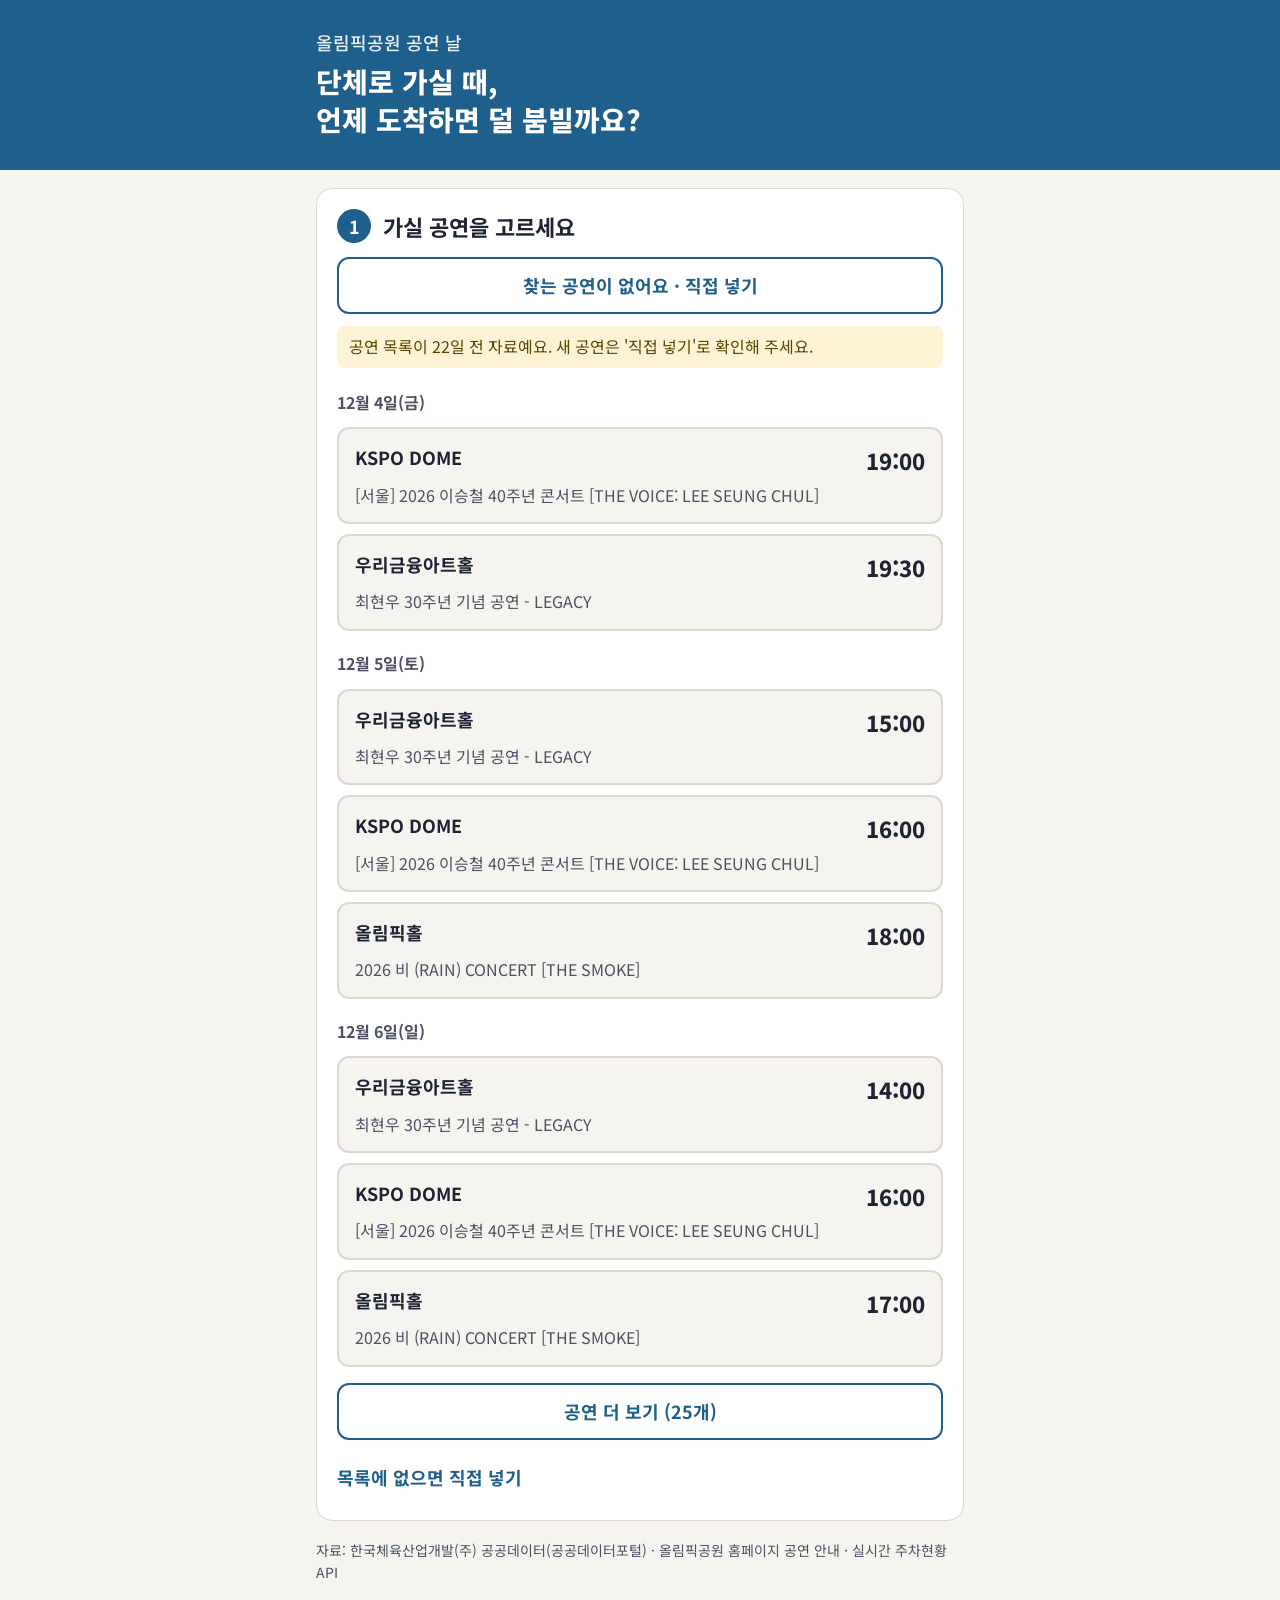
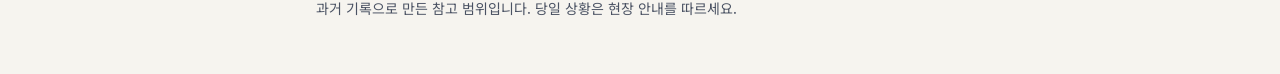
<file: index.html>
<!doctype html>
<html lang="ko">
<head>
<meta charset="utf-8">
<meta name="viewport" content="width=device-width, initial-scale=1">
<title>공연 날 도착 길잡이</title>
<meta name="description" content="올림픽공원 공연 날 단체 관람객이 언제 도착하면 덜 붐비는지 공공데이터로 알려 드립니다.">
<link rel="preconnect" href="https://fonts.googleapis.com">
<link rel="preconnect" href="https://fonts.gstatic.com" crossorigin>
<link href="https://fonts.googleapis.com/css2?family=Noto+Sans+KR:wght@400;500;700;800&display=swap" rel="stylesheet">
<link rel="stylesheet" href="style.css">
</head>
<body>
<header class="top">
  <div class="wrap">
    <p class="eyebrow">올림픽공원 공연 날</p>
    <h1>단체로 가실 때,<br>언제 도착하면 덜 붐빌까요?</h1>
  </div>
</header>

<main class="wrap">
  <!-- 1. 공연 고르기 -->
  <section id="step-pick" class="card">
    <h2><span class="num">1</span> 가실 공연을 고르세요</h2>
    <button class="btn ghost find" id="to-manual" type="button">찾는 공연이 없어요 · 직접 넣기</button>
    <div id="event-list" class="event-list" role="list"></div>
    <details class="manual" id="manual">
      <summary>목록에 없으면 직접 넣기</summary>
      <div class="manual-grid">
        <label>날짜<input type="date" id="m-date"></label>
        <label>공연장
          <select id="m-venue">
            <option>KSPO DOME</option><option>올림픽홀</option><option>핸드볼경기장</option>
            <option>우리금융아트홀</option><option>K-아트홀</option>
          </select>
        </label>
        <label>시작 시각<input type="time" id="m-time" value="18:00" step="600"></label>
        <button class="btn" id="m-go" type="button">이 공연으로 보기</button>
      </div>
    </details>
  </section>

  <!-- 2. 일행 -->
  <section id="step-group" class="card" hidden>
    <h2><span class="num">2</span> 어떻게 오시나요?</h2>
    <p class="chosen" id="chosen"></p>
    <div class="choice" role="radiogroup" aria-label="오는 방법">
      <button type="button" class="opt" data-mode="bus" aria-pressed="true">단체버스</button>
      <button type="button" class="opt" data-mode="car" aria-pressed="false">자가용</button>
      <button type="button" class="opt" data-mode="transit" aria-pressed="false">지하철·버스</button>
    </div>
    <h3>가장 일찍 도착할 수 있는 때는요?</h3>
    <div class="choice four" role="radiogroup" aria-label="가장 일찍 올 수 있는 때">
      <button type="button" class="opt" data-limit="90" aria-pressed="false">공연 1시간 30분 전</button>
      <button type="button" class="opt" data-limit="120" aria-pressed="false">공연 2시간 전</button>
      <button type="button" class="opt" data-limit="150" aria-pressed="true">공연 2시간 30분 전</button>
      <button type="button" class="opt" data-limit="180" aria-pressed="false">공연 3시간 전</button>
    </div>
    <p class="sub">과거 공연 날에는 늦게 올수록 차가 더 몰렸어요. 그래서 고르신 때부터 30분을 권하고, 늦출 때마다 얼마나 더 몰렸는지 보여 드려요.</p>
    <label class="check"><input type="checkbox" id="slow"> 걸음이 느린 분이 계세요 (이동 여유 20분 더)</label>
    <button class="btn big" id="show" type="button">도착 시간 보기</button>
  </section>

  <!-- 3. 결과 -->
  <section id="step-result" hidden>
    <div class="card result-main">
      <p class="label" id="r-label">첫 도착 비교안</p>
      <p class="time-big" id="r-window"></p>
      <p class="key" id="r-key"></p>
      <div class="quick" id="r-quick"></div>
      <p class="sub" id="r-why"></p>
      <p class="sub later" id="r-later"></p>
      <p class="notice small" id="r-multi" hidden></p>
      <div class="avoid" id="avoid-box">
        <p class="label">과거 공연 날 가장 몰린 30분</p>
        <p class="time-mid" id="r-avoid"></p>
        <p class="sub" id="r-avoid-why"></p>
      </div>
      <button class="btn" id="copy" type="button">단체방에 보낼 글 복사</button>
      <p class="copied" id="copied" role="status" aria-live="polite"></p>
    </div>

    <div class="card">
      <h2>시간대별 차량 유입 (과거 공연 날)</h2>
      <p class="sub" id="chart-note"></p>
      <div id="chart" class="chart"></div>
      <p class="legend"><span class="sw calm"></span>적음 <span class="sw mid"></span>보통 <span class="sw busy"></span>많음 <span class="sw rng"></span>공연일 가운데 절반 범위</p>
      <p class="legend">% = 각 공연 날 가장 몰린 30분 대비 · 대기 시간이 아니에요 · 막대를 누르면 그 30분으로 바꿔 볼 수 있어요</p>
    </div>

    <details class="card livebox">
      <summary><h2>기관 실시간 주차 숫자 (뜻 확인 중)</h2></summary>
      <p class="live" id="live-num">불러오는 중</p>
      <p class="sub" id="live-note"></p>
      <button class="btn ghost" id="live-refresh" type="button">다시 불러오기</button>
    </details>

    <div class="card">
      <h2>주차·교통 안내</h2>
      <ul class="info" id="info"></ul>
      <p class="notice" id="notice"></p>
    </div>

    <div class="card basis">
      <h2>이 안내의 근거</h2>
      <div id="basis"></div>
    </div>
    <button class="btn ghost" id="again" type="button">다른 공연 고르기</button>
  </section>
</main>

<footer class="wrap foot">
  <p>자료: 한국체육산업개발(주) 공공데이터(공공데이터포털) · 올림픽공원 홈페이지 공연 안내 · 실시간 주차현황 API</p>
  <p>과거 기록으로 만든 참고 범위입니다. 당일 상황은 현장 안내를 따르세요.</p>
</footer>
<script src="app.js"></script>
</body>
</html>
</file>
<file: style.css>
:root {
  --bg: #f6f4ef;
  --card: #ffffff;
  --ink: #1d2433;
  --ink-2: #4a5263;
  --line: #dcd8cf;
  --accent: #1f5f8b;
  --accent-ink: #ffffff;
  --calm: #2f8f5b;
  --mid: #d49a1e;
  --busy: #c4452f;
  --rng: #cfd6e0;
  --focus: #f2b632;
}
@media (prefers-color-scheme: dark) {
  :root:not([data-theme="light"]) {
    --bg: #14171d; --card: #1e232c; --ink: #f1f2f4; --ink-2: #b9bfca; --line: #353c48;
    --accent: #6fb1e0; --accent-ink: #0d1520; --rng: #3a4352;
  }
}
:root[data-theme="dark"] {
  --bg: #14171d; --card: #1e232c; --ink: #f1f2f4; --ink-2: #b9bfca; --line: #353c48;
  --accent: #6fb1e0; --accent-ink: #0d1520; --rng: #3a4352;
}
* { box-sizing: border-box; }
html { -webkit-text-size-adjust: 100%; }
body {
  margin: 0; background: var(--bg); color: var(--ink);
  font-family: "Noto Sans KR", system-ui, -apple-system, "Apple SD Gothic Neo", "Malgun Gothic", sans-serif;
  font-size: 18px; line-height: 1.6; word-break: keep-all;
}
.wrap { max-width: 680px; margin: 0 auto; padding: 0 16px; }
.top { background: var(--accent); color: var(--accent-ink); padding: 28px 0 32px; }
.eyebrow { margin: 0 0 6px; font-size: 18px; font-weight: 500; opacity: .9; }
h1 { margin: 0; font-size: 28px; line-height: 1.35; font-weight: 800; }
h2 { font-size: 22px; margin: 0 0 14px; line-height: 1.35; }
h3 { font-size: 18px; margin: 20px 0 10px; }
.num { display: inline-grid; place-items: center; width: 34px; height: 34px; border-radius: 50%;
  background: var(--accent); color: var(--accent-ink); font-size: 18px; margin-right: 6px; vertical-align: 2px; }
.card { background: var(--card); border: 1px solid var(--line); border-radius: 16px; padding: 20px; margin: 18px 0; }
.event-list { display: grid; gap: 10px; }
.ev { display: grid; grid-template-columns: 1fr auto; gap: 4px 12px; text-align: left; width: 100%;
  background: var(--bg); border: 2px solid var(--line); border-radius: 12px; padding: 14px 16px; color: var(--ink);
  font: inherit; cursor: pointer; min-height: 64px; }
.ev:hover { border-color: var(--accent); }
.ev .d { font-size: 18px; font-weight: 700; }
.ev .v { font-size: 16px; color: var(--ink-2); }
.ev .t { grid-column: 1 / -1; font-size: 16px; color: var(--ink-2); overflow-wrap: anywhere; }
.ev .s { font-size: 22px; font-weight: 800; align-self: center; grid-row: 1 / 3; grid-column: 2; }
.more { margin-top: 6px; }
.manual { margin-top: 16px; font-size: 18px; }
.manual summary { cursor: pointer; color: var(--accent); font-weight: 700; min-height: 44px; display: flex; align-items: center; }
.manual-grid { display: grid; gap: 12px; margin-top: 10px; }
label { display: grid; gap: 6px; font-size: 16px; color: var(--ink-2); }
input, select { font: inherit; font-size: 18px; padding: 10px 12px; min-height: 48px; border: 2px solid var(--line);
  border-radius: 10px; background: var(--card); color: var(--ink); }
.btn { font: inherit; font-size: 18px; font-weight: 700; border: 0; border-radius: 12px; padding: 12px 20px; min-height: 52px;
  background: var(--accent); color: var(--accent-ink); cursor: pointer; }
.btn.big { width: 100%; font-size: 22px; min-height: 60px; margin-top: 18px; }
.btn.ghost { background: transparent; color: var(--accent); border: 2px solid var(--accent); }
button:focus-visible, summary:focus-visible, input:focus-visible, select:focus-visible { outline: 3px solid var(--focus); outline-offset: 2px; }
.choice { display: grid; grid-template-columns: repeat(3, 1fr); gap: 8px; }
.choice.four { grid-template-columns: repeat(2, 1fr); }
.stale { font-size: 16px; background: #fff3d6; color: #5a4300; border-radius: 8px; padding: 8px 12px; margin: 0 0 12px; }
.live.muted { font-size: 28px; color: var(--ink-2); }
.opt { font: inherit; font-size: 18px; font-weight: 700; min-height: 60px; border-radius: 12px; border: 2px solid var(--line);
  background: var(--bg); color: var(--ink); cursor: pointer; padding: 6px; }
.opt[aria-pressed="true"] { background: var(--accent); border-color: var(--accent); color: var(--accent-ink); }
.check { display: flex; align-items: center; gap: 10px; margin-top: 18px; font-size: 18px; color: var(--ink); }
.check input { width: 26px; height: 26px; min-height: 0; }
.chosen { font-size: 18px; font-weight: 700; margin: 0 0 14px; padding: 10px 14px; background: var(--bg); border-radius: 10px; }
.result-main { border: 3px solid var(--accent); }
.label { margin: 0; font-size: 16px; color: var(--ink-2); font-weight: 700; }
.time-big { margin: 4px 0 6px; font-size: 44px; line-height: 1.15; font-weight: 800; color: var(--calm); letter-spacing: -0.5px; }
.time-mid { margin: 4px 0 4px; font-size: 28px; font-weight: 800; color: var(--busy); }
.sub { margin: 0; font-size: 16px; color: var(--ink-2); }
.avoid { margin: 18px 0; padding-top: 16px; border-top: 1px dashed var(--line); }
.copied { min-height: 24px; font-size: 16px; color: var(--calm); margin: 8px 0 0; }
.chart { display: grid; gap: 10px; margin-top: 12px; }
.row { display: grid; grid-template-columns: 92px 1fr 48px; align-items: center; gap: 10px; }
.row .tl { font-size: 16px; font-weight: 700; }
.row .tl small { display: block; font-size: 13px; color: var(--ink-2); font-weight: 500; }
.bar { position: relative; height: 28px; background: var(--bg); border-radius: 6px; overflow: hidden; }
.bar .r { position: absolute; top: 0; bottom: 0; background: var(--rng); }
.bar .m { position: absolute; top: 5px; bottom: 5px; left: 0; border-radius: 4px; }
.row.pick .tl { color: var(--calm); }
.row.pick .bar { outline: 3px solid var(--calm); }
.row .pct { font-size: 16px; text-align: right; font-weight: 700; }
.calm-c { background: var(--calm); } .mid-c { background: var(--mid); } .busy-c { background: var(--busy); }
.legend { font-size: 14px; color: var(--ink-2); margin: 14px 0 0; }
.sw { display: inline-block; width: 14px; height: 14px; border-radius: 3px; vertical-align: -2px; margin: 0 4px 0 10px; }
.sw.calm { background: var(--calm); margin-left: 0; } .sw.mid { background: var(--mid); } .sw.busy { background: var(--busy); } .sw.rng { background: var(--rng); }
.live { font-size: 40px; font-weight: 800; margin: 0 0 4px; }
.info { margin: 0; padding-left: 20px; font-size: 18px; }
.info li { margin-bottom: 8px; }
.notice { font-size: 16px; background: var(--bg); border-left: 4px solid var(--mid); padding: 10px 14px; border-radius: 6px; }
.basis { font-size: 16px; }
.basis p, .basis li { font-size: 16px; }
.basis table { width: 100%; border-collapse: collapse; font-size: 14px; margin: 8px 0 12px; }
.basis th, .basis td { border-bottom: 1px solid var(--line); padding: 6px 4px; text-align: left; }
.foot { font-size: 14px; color: var(--ink-2); padding-bottom: 40px; }
@media (max-width: 420px) {
  .time-big { font-size: 38px; }
  .row { grid-template-columns: 80px 1fr 44px; }
  .opt { font-size: 16px; }
}

.livebox summary { cursor: pointer; list-style: none; min-height: 44px; }
.livebox summary h2 { display: inline; font-size: 18px; color: var(--ink-2); }
.later { margin-top: 8px; color: var(--ink); font-weight: 500; }
.notice.small { margin-top: 10px; }
.find { width: 100%; margin-bottom: 12px; }
.dhead { font-size: 16px; font-weight: 700; color: var(--ink-2); margin: 10px 0 2px; }
.row { cursor: pointer; border-radius: 8px; }
.row:focus-visible { outline: 3px solid var(--focus); }
.row.off { cursor: default; }
.key { font-size: 18px; font-weight: 700; margin: 0 0 10px; }
.quick { display: grid; grid-template-columns: repeat(3, 1fr); gap: 8px; margin: 0 0 12px; }
.quick button { font: inherit; font-size: 16px; line-height: 1.35; min-height: 64px; border-radius: 10px; border: 2px solid var(--line); background: var(--bg); color: var(--ink); cursor: pointer; padding: 6px 4px; }
.quick button[aria-pressed="true"] { border-color: var(--calm); background: #e7f4ec; color: #1d4d33; font-weight: 700; }
.quick button small { display: block; font-size: 14px; color: var(--ink-2); font-weight: 500; }
.time-big.neutral { color: var(--ink-2); font-size: 32px; }
#r-why { font-size: 14px; }
.quick[hidden], .key[hidden], [hidden] { display: none !important; }
</file>
